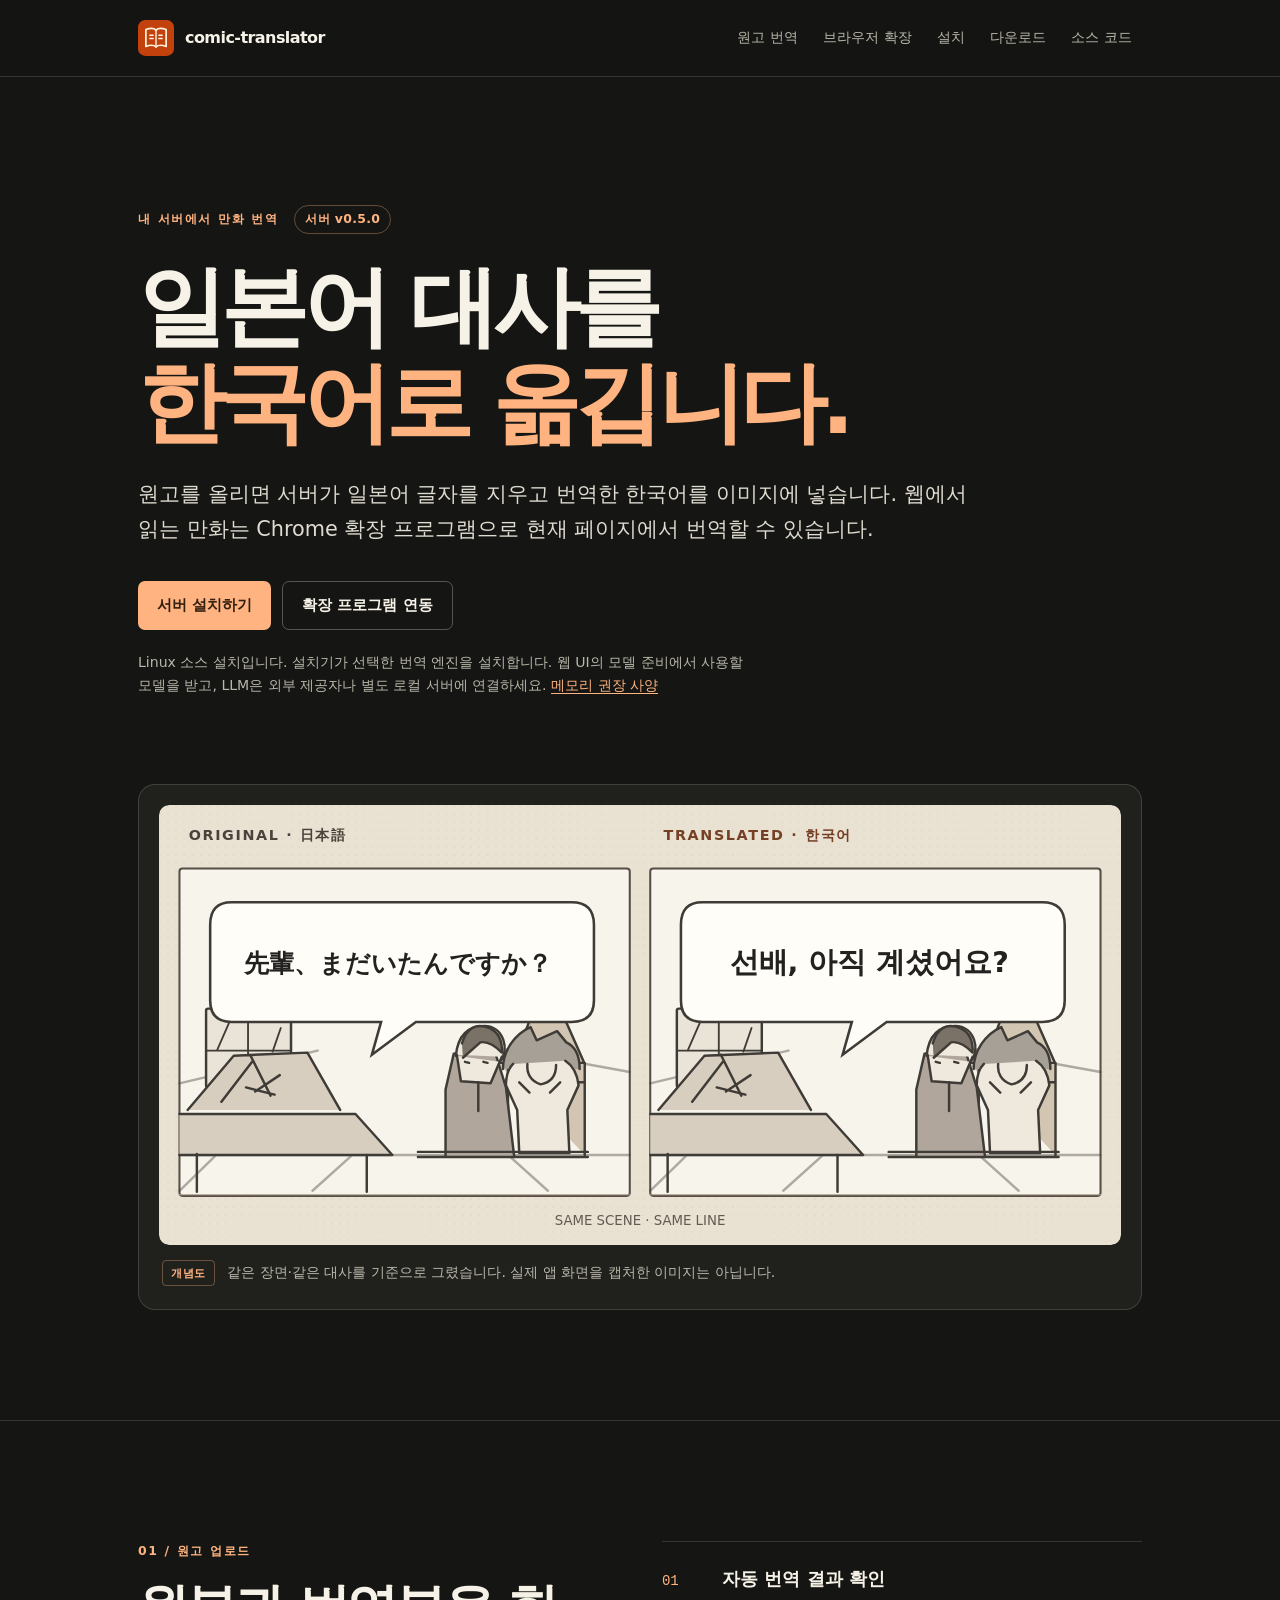
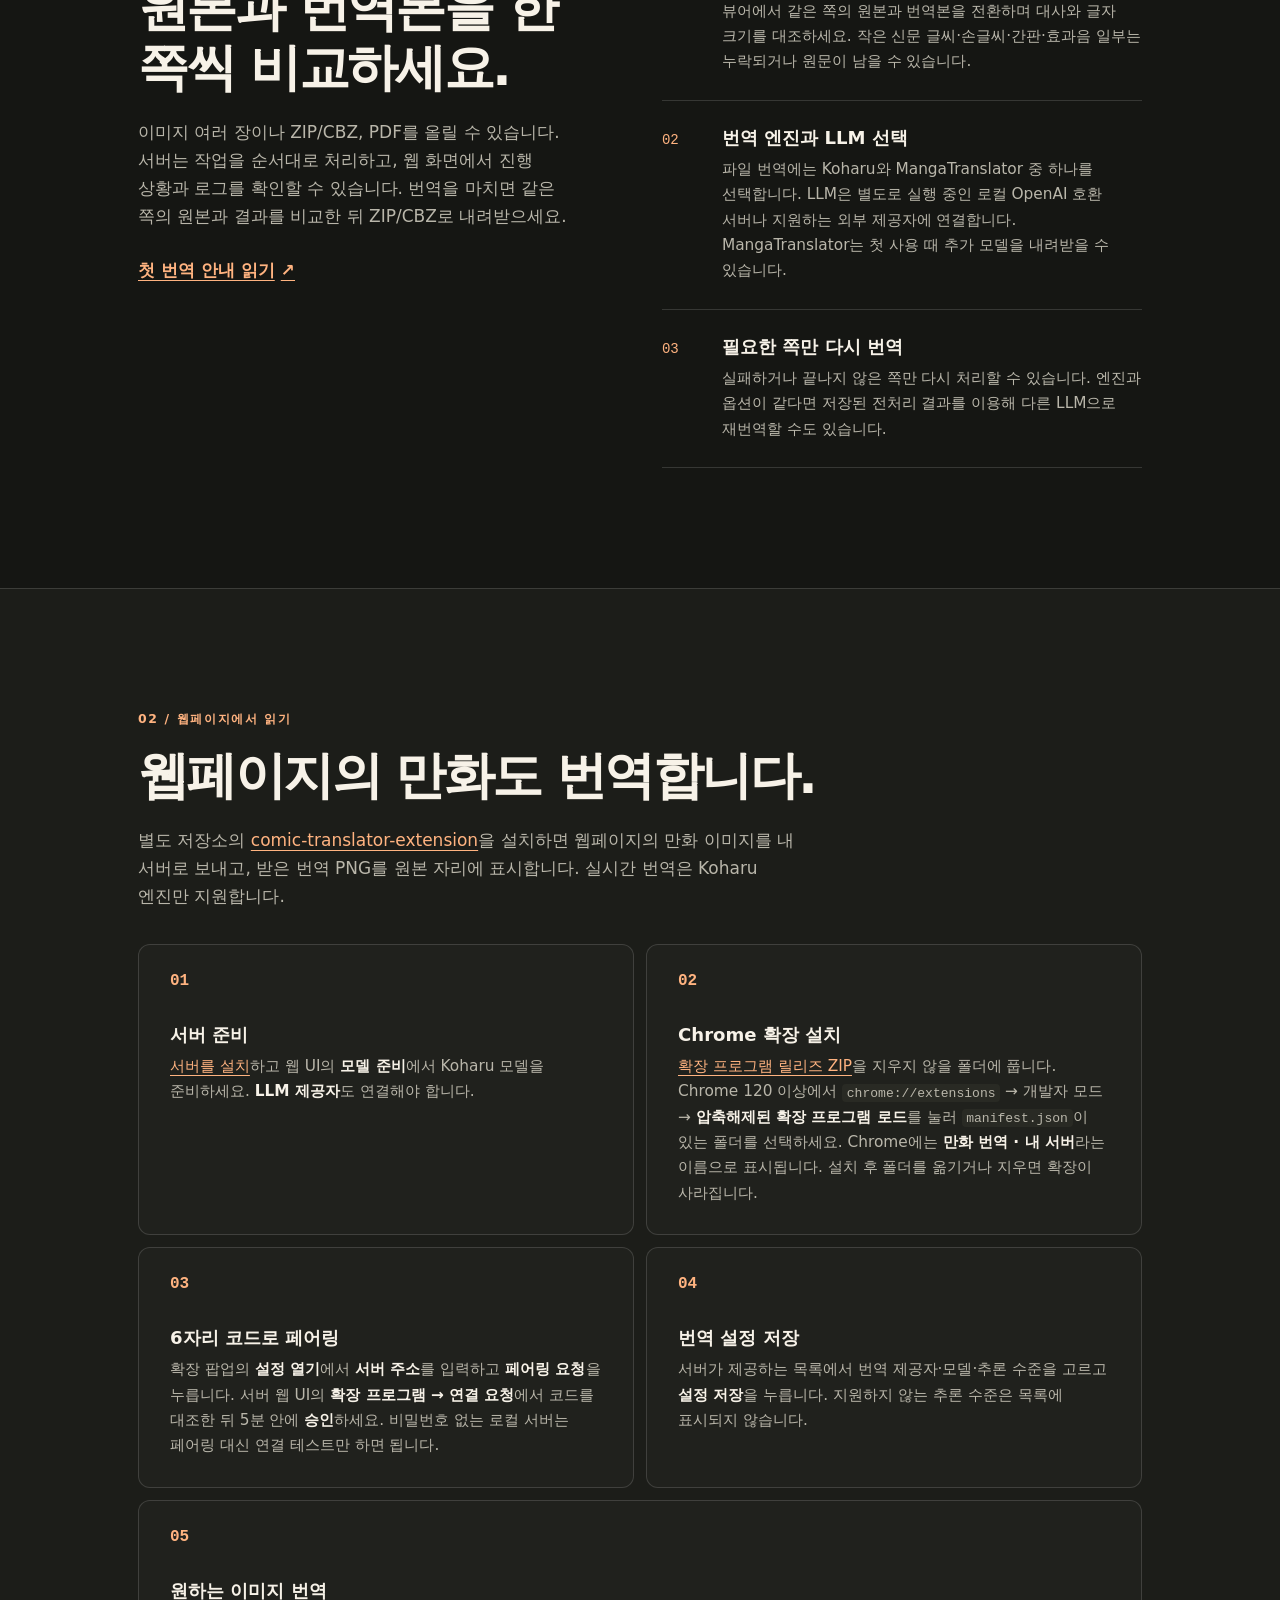
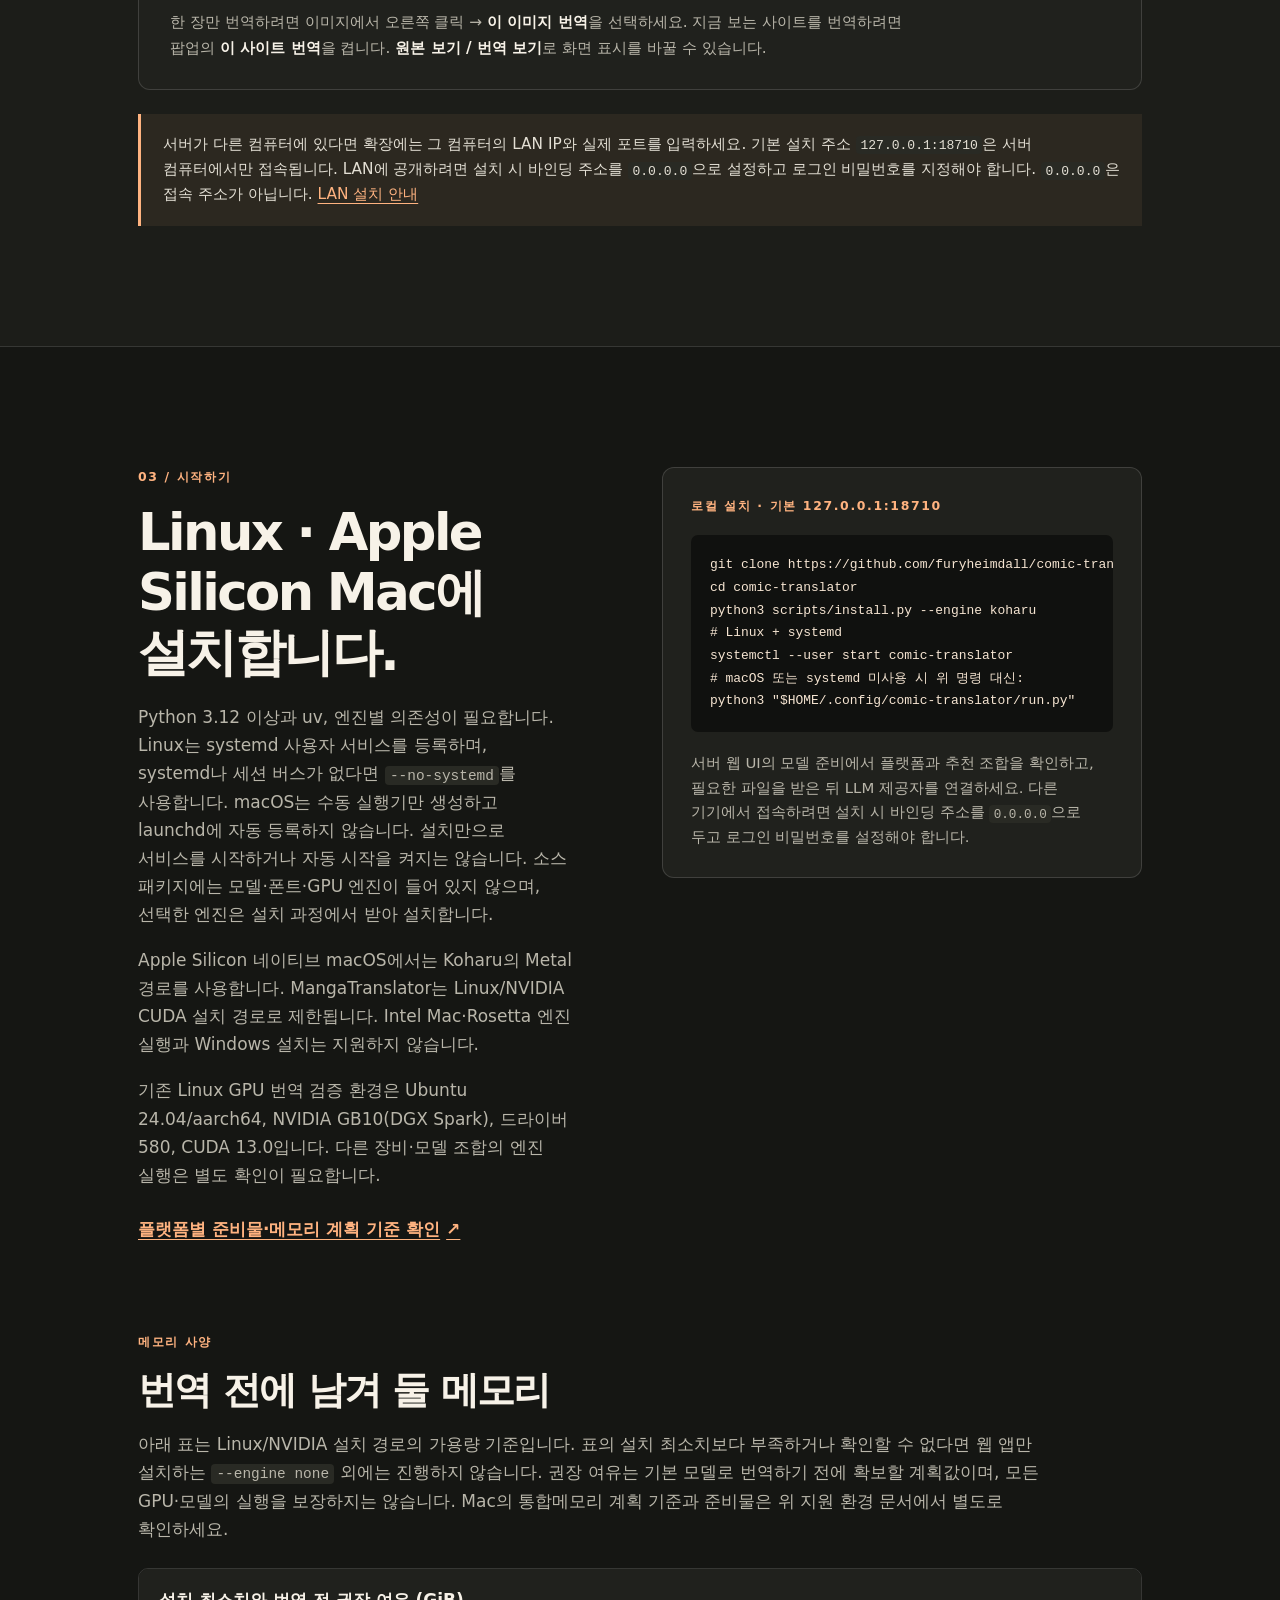
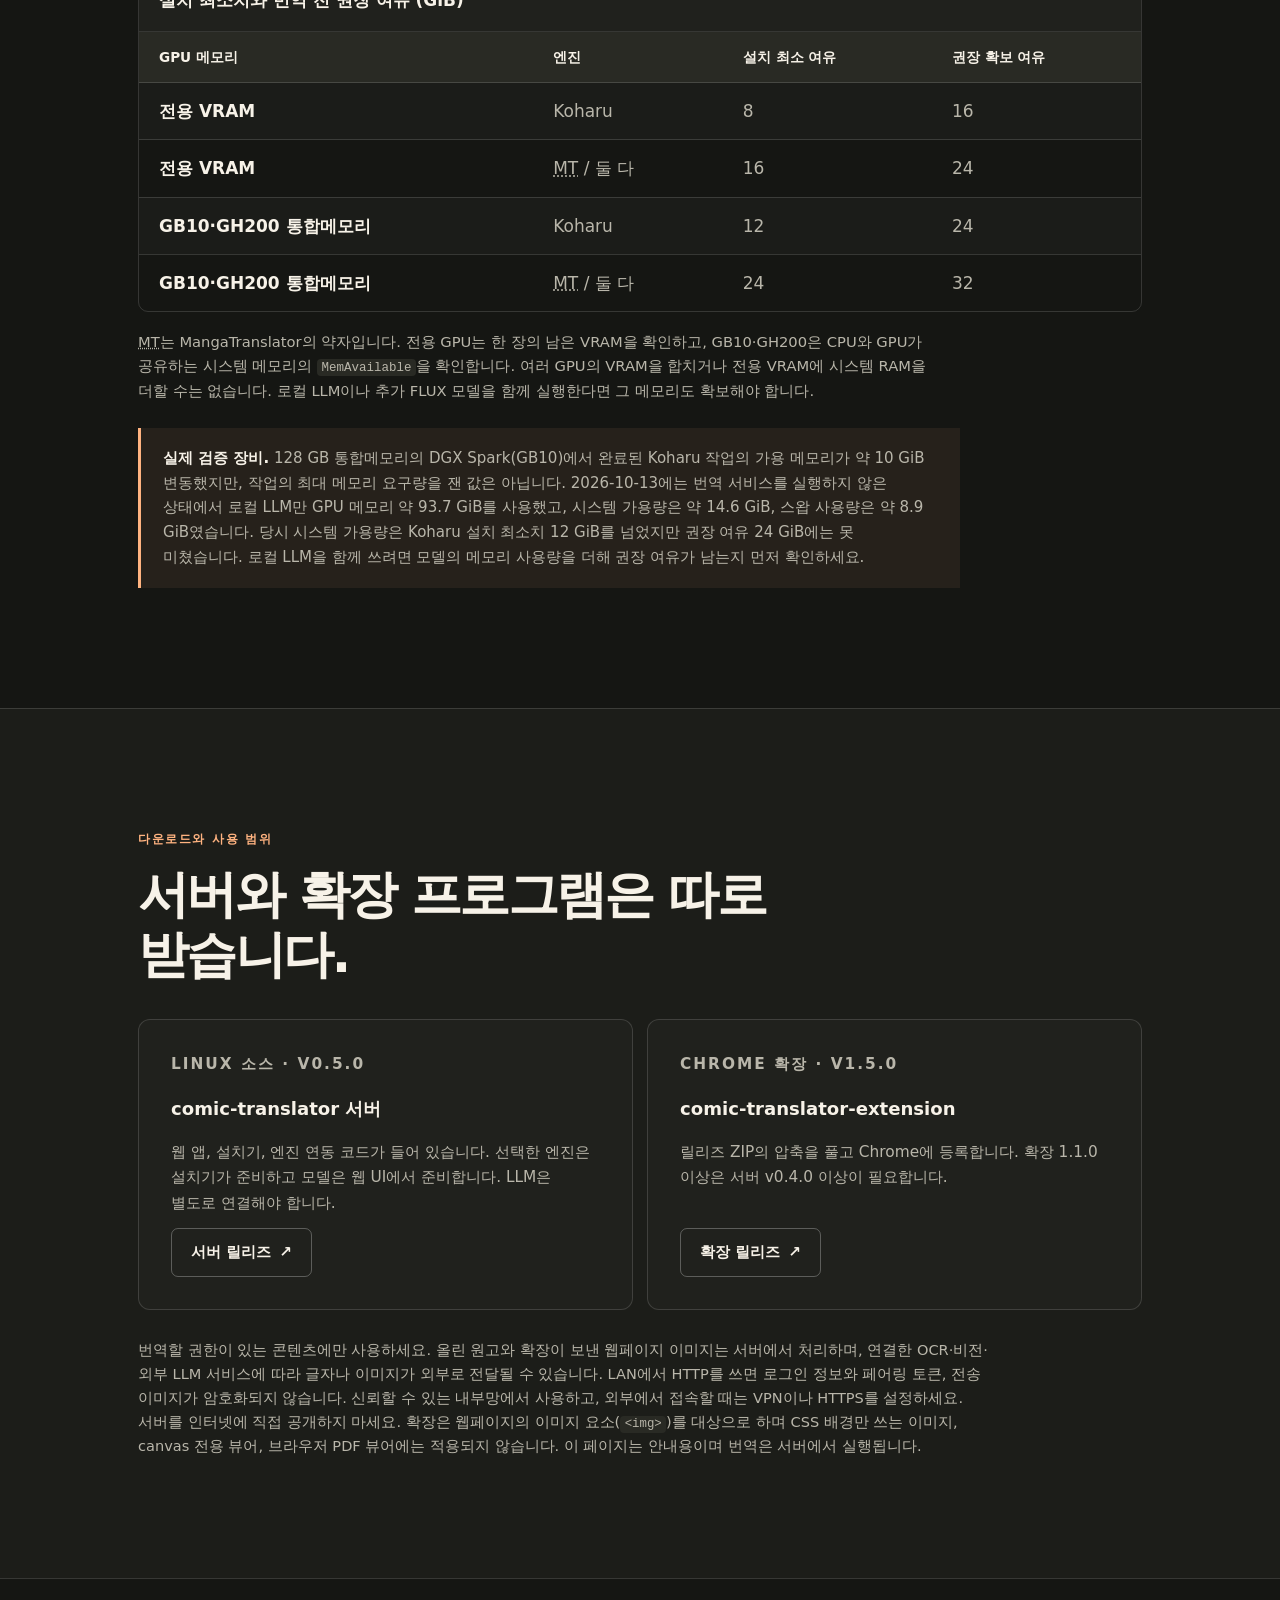
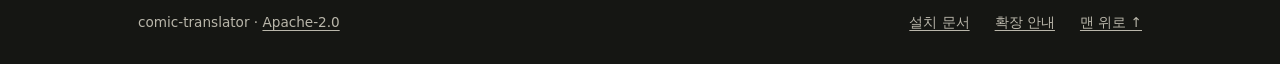
<file: site/index.html>
<!doctype html>
<html lang="ko">
<head>
  <meta charset="utf-8">
  <meta name="viewport" content="width=device-width, initial-scale=1">
  <meta name="color-scheme" content="dark">
  <meta name="theme-color" content="#151613">
  <meta name="referrer" content="strict-origin-when-cross-origin">
  <meta name="description" content="만화 속 일본어 대사를 한국어로 옮기는 개인용 서버. 원고를 올려 번역본을 확인하거나 Chrome 확장으로 웹페이지의 만화 이미지를 번역할 수 있습니다.">
  <title>comic-translator — 일본어 만화 번역</title>
  <link rel="canonical" href="https://furyheimdall.github.io/comic-translator/">
  <link rel="icon" href="assets/mark.svg" type="image/svg+xml">
  <link rel="stylesheet" href="assets/styles.css">
  <meta property="og:type" content="website">
  <meta property="og:title" content="comic-translator — 일본어 만화 번역">
  <meta property="og:description" content="내 서버에서 원고의 일본어 대사를 한국어로 옮기고, Chrome 확장으로 웹페이지의 만화 이미지도 번역합니다.">
  <meta property="og:url" content="https://furyheimdall.github.io/comic-translator/">
  <meta property="og:locale" content="ko_KR">
</head>
<body>
  <a class="skip-link" href="#main">본문으로 건너뛰기</a>
  <header class="site-header">
    <div class="container header-inner">
      <a class="brand" href="index.html" aria-label="comic-translator 첫 화면"><img src="assets/mark.svg" width="36" height="36" alt=""><span>comic-translator</span></a>
      <nav class="site-nav" aria-label="주요 메뉴">
        <a href="#files">원고 번역</a>
        <a href="#extension">브라우저 확장</a>
        <a href="#install">설치</a>
        <a href="#downloads">다운로드</a>
        <a href="https://github.com/furyheimdall/comic-translator">소스 코드</a>
      </nav>
    </div>
  </header>

  <main id="main" tabindex="-1">
    <section class="hero container" aria-labelledby="hero-title">
      <div class="hero-copy">
        <p class="eyebrow">내 서버에서 만화 번역 <span class="version">서버 v0.5.0</span></p>
        <h1 id="hero-title">일본어 대사를<br><em>한국어로 옮깁니다.</em></h1>
        <p class="lead">원고를 올리면 서버가 일본어 글자를 지우고 번역한 한국어를 이미지에 넣습니다. 웹에서 읽는 만화는 Chrome 확장 프로그램으로 현재 페이지에서 번역할 수 있습니다.</p>
        <div class="actions"><a class="button primary" href="#install">서버 설치하기</a><a class="button secondary" href="#extension">확장 프로그램 연동</a></div>
        <p class="hero-note">Linux 소스 설치입니다. 설치기가 선택한 번역 엔진을 설치합니다. 웹 UI의 모델 준비에서 사용할 모델을 받고, LLM은 외부 제공자나 별도 로컬 서버에 연결하세요. <a href="#hardware">메모리 권장 사양</a></p>
      </div>
      <figure class="comparison">
        <img src="assets/comparison.svg" width="940" height="430" alt="같은 만화 장면을 두 번 그린 개념도. 왼쪽 말풍선에는 일본어 대사 ‘先輩、まだいたんですか？’, 오른쪽 말풍선에는 그 대사의 한국어 번역 ‘선배, 아직 계셨어요?’가 들어 있다.">
        <figcaption><span class="label">개념도</span> 같은 장면·같은 대사를 기준으로 그렸습니다. 실제 앱 화면을 캡처한 이미지는 아닙니다.</figcaption>
      </figure>
    </section>

    <section class="section" id="files" aria-labelledby="files-title">
      <div class="container split">
        <div class="section-heading"><p class="kicker">01 / 원고 업로드</p><h2 id="files-title">원본과 번역본을 한 쪽씩 비교하세요.</h2><p>이미지 여러 장이나 ZIP/CBZ, PDF를 올릴 수 있습니다. 서버는 작업을 순서대로 처리하고, 웹 화면에서 진행 상황과 로그를 확인할 수 있습니다. 번역을 마치면 같은 쪽의 원본과 결과를 비교한 뒤 ZIP/CBZ로 내려받으세요.</p><a class="text-link" href="https://github.com/furyheimdall/comic-translator#%EB%AA%A8%EB%8D%B8-%EC%A4%80%EB%B9%84llm-%EC%97%B0%EA%B2%B0%EC%B2%AB-%EB%B2%88%EC%97%AD">첫 번역 안내 읽기 <span aria-hidden="true">↗</span></a></div>
        <div class="feature-stack">
          <article class="feature"><span class="feature-number">01</span><div><h3>자동 번역 결과 확인</h3><p>뷰어에서 같은 쪽의 원본과 번역본을 전환하며 대사와 글자 크기를 대조하세요. 작은 신문 글씨·손글씨·간판·효과음 일부는 누락되거나 원문이 남을 수 있습니다.</p></div></article>
          <article class="feature"><span class="feature-number">02</span><div><h3>번역 엔진과 LLM 선택</h3><p>파일 번역에는 Koharu와 MangaTranslator 중 하나를 선택합니다. LLM은 별도로 실행 중인 로컬 OpenAI 호환 서버나 지원하는 외부 제공자에 연결합니다. MangaTranslator는 첫 사용 때 추가 모델을 내려받을 수 있습니다.</p></div></article>
          <article class="feature"><span class="feature-number">03</span><div><h3>필요한 쪽만 다시 번역</h3><p>실패하거나 끝나지 않은 쪽만 다시 처리할 수 있습니다. 엔진과 옵션이 같다면 저장된 전처리 결과를 이용해 다른 LLM으로 재번역할 수도 있습니다.</p></div></article>
        </div>
      </div>
    </section>

    <section class="section section-tint" id="extension" aria-labelledby="extension-title">
      <div class="container">
        <div class="section-heading wide"><p class="kicker">02 / 웹페이지에서 읽기</p><h2 id="extension-title">웹페이지의 만화도 번역합니다.</h2><p>별도 저장소의 <a href="https://github.com/furyheimdall/comic-translator-extension">comic-translator-extension</a>을 설치하면 웹페이지의 만화 이미지를 내 서버로 보내고, 받은 번역 PNG를 원본 자리에 표시합니다. 실시간 번역은 Koharu 엔진만 지원합니다.</p></div>
        <ol class="steps">
          <li><h3>서버 준비</h3><p><a href="#install">서버를 설치</a>하고 웹 UI의 <strong>모델 준비</strong>에서 Koharu 모델을 준비하세요. <strong>LLM 제공자</strong>도 연결해야 합니다.</p></li>
          <li><h3>Chrome 확장 설치</h3><p><a href="https://github.com/furyheimdall/comic-translator-extension/releases">확장 프로그램 릴리즈 ZIP</a>을 지우지 않을 폴더에 풉니다. Chrome 120 이상에서 <code>chrome://extensions</code> → 개발자 모드 → <strong>압축해제된 확장 프로그램 로드</strong>를 눌러 <code>manifest.json</code>이 있는 폴더를 선택하세요. Chrome에는 <strong>만화 번역 · 내 서버</strong>라는 이름으로 표시됩니다. 설치 후 폴더를 옮기거나 지우면 확장이 사라집니다.</p></li>
          <li><h3>6자리 코드로 페어링</h3><p>확장 팝업의 <strong>설정 열기</strong>에서 <strong>서버 주소</strong>를 입력하고 <strong>페어링 요청</strong>을 누릅니다. 서버 웹 UI의 <strong>확장 프로그램 → 연결 요청</strong>에서 코드를 대조한 뒤 5분 안에 <strong>승인</strong>하세요. 비밀번호 없는 로컬 서버는 페어링 대신 연결 테스트만 하면 됩니다.</p></li>
          <li><h3>번역 설정 저장</h3><p>서버가 제공하는 목록에서 번역 제공자·모델·추론 수준을 고르고 <strong>설정 저장</strong>을 누릅니다. 지원하지 않는 추론 수준은 목록에 표시되지 않습니다.</p></li>
          <li><h3>원하는 이미지 번역</h3><p>한 장만 번역하려면 이미지에서 오른쪽 클릭 → <strong>이 이미지 번역</strong>을 선택하세요. 지금 보는 사이트를 번역하려면 팝업의 <strong>이 사이트 번역</strong>을 켭니다. <strong>원본 보기 / 번역 보기</strong>로 화면 표시를 바꿀 수 있습니다.</p></li>
        </ol>
        <p class="callout">서버가 다른 컴퓨터에 있다면 확장에는 그 컴퓨터의 LAN IP와 실제 포트를 입력하세요. 기본 설치 주소 <code>127.0.0.1:18710</code>은 서버 컴퓨터에서만 접속됩니다. LAN에 공개하려면 설치 시 바인딩 주소를 <code>0.0.0.0</code>으로 설정하고 로그인 비밀번호를 지정해야 합니다. <code>0.0.0.0</code>은 접속 주소가 아닙니다. <a href="https://github.com/furyheimdall/comic-translator#%EC%84%A4%EC%B9%98-%ED%8C%8C%EB%9D%BC%EB%AF%B8%ED%84%B0">LAN 설치 안내</a></p>
      </div>
    </section>

    <section class="section" id="install" aria-labelledby="install-title">
      <div class="container split">
        <div class="section-heading"><p class="kicker">03 / 시작하기</p><h2 id="install-title">Linux · Apple Silicon Mac에 설치합니다.</h2><p>Python 3.12 이상과 uv, 엔진별 의존성이 필요합니다. Linux는 systemd 사용자 서비스를 등록하며, systemd나 세션 버스가 없다면 <code>--no-systemd</code>를 사용합니다. macOS는 수동 실행기만 생성하고 launchd에 자동 등록하지 않습니다. 설치만으로 서비스를 시작하거나 자동 시작을 켜지는 않습니다. 소스 패키지에는 모델·폰트·GPU 엔진이 들어 있지 않으며, 선택한 엔진은 설치 과정에서 받아 설치합니다.</p><p>Apple Silicon 네이티브 macOS에서는 Koharu의 Metal 경로를 사용합니다. MangaTranslator는 Linux/NVIDIA CUDA 설치 경로로 제한됩니다. Intel Mac·Rosetta 엔진 실행과 Windows 설치는 지원하지 않습니다.</p><p>기존 Linux GPU 번역 검증 환경은 Ubuntu 24.04/aarch64, NVIDIA GB10(DGX Spark), 드라이버 580, CUDA 13.0입니다. 다른 장비·모델 조합의 엔진 실행은 별도 확인이 필요합니다.</p><a class="text-link" href="https://github.com/furyheimdall/comic-translator#%EC%A7%80%EC%9B%90-%ED%99%98%EA%B2%BD%EA%B3%BC-%EC%A4%80%EB%B9%84%EB%AC%BC">플랫폼별 준비물·메모리 계획 기준 확인 <span aria-hidden="true">↗</span></a></div>
        <div class="install-panel"><p class="panel-label">로컬 설치 · 기본 127.0.0.1:18710</p><pre><code>git clone https://github.com/furyheimdall/comic-translator.git
cd comic-translator
python3 scripts/install.py --engine koharu
# Linux + systemd
systemctl --user start comic-translator
# macOS 또는 systemd 미사용 시 위 명령 대신:
python3 "$HOME/.config/comic-translator/run.py"</code></pre><p>서버 웹 UI의 모델 준비에서 플랫폼과 추천 조합을 확인하고, 필요한 파일을 받은 뒤 LLM 제공자를 연결하세요. 다른 기기에서 접속하려면 설치 시 바인딩 주소를 <code>0.0.0.0</code>으로 두고 로그인 비밀번호를 설정해야 합니다.</p></div>
      </div>
      <div class="container hardware" id="hardware" aria-labelledby="hardware-title">
        <p class="kicker">메모리 사양</p>
        <h3 id="hardware-title">번역 전에 남겨 둘 메모리</h3>
        <p>아래 표는 Linux/NVIDIA 설치 경로의 가용량 기준입니다. 표의 설치 최소치보다 부족하거나 확인할 수 없다면 웹 앱만 설치하는 <code>--engine none</code> 외에는 진행하지 않습니다. 권장 여유는 기본 모델로 번역하기 전에 확보할 계획값이며, 모든 GPU·모델의 실행을 보장하지는 않습니다. Mac의 통합메모리 계획 기준과 준비물은 위 지원 환경 문서에서 별도로 확인하세요.</p>
        <div class="table-scroll">
          <table class="spec-table">
            <caption>설치 최소치와 번역 전 권장 여유 (GiB)</caption>
            <thead><tr><th scope="col">GPU 메모리</th><th scope="col">엔진</th><th scope="col">설치 최소 여유</th><th scope="col">권장 확보 여유</th></tr></thead>
            <tbody>
              <tr><th scope="row">전용 VRAM</th><td>Koharu</td><td>8</td><td>16</td></tr>
              <tr><th scope="row">전용 VRAM</th><td><abbr title="MangaTranslator">MT</abbr> / 둘 다</td><td>16</td><td>24</td></tr>
              <tr><th scope="row">GB10·GH200 통합메모리</th><td>Koharu</td><td>12</td><td>24</td></tr>
              <tr><th scope="row">GB10·GH200 통합메모리</th><td><abbr title="MangaTranslator">MT</abbr> / 둘 다</td><td>24</td><td>32</td></tr>
            </tbody>
          </table>
        </div>
        <p class="hardware-note"><abbr title="MangaTranslator">MT</abbr>는 MangaTranslator의 약자입니다. 전용 GPU는 한 장의 남은 VRAM을 확인하고, GB10·GH200은 CPU와 GPU가 공유하는 시스템 메모리의 <code>MemAvailable</code>을 확인합니다. 여러 GPU의 VRAM을 합치거나 전용 VRAM에 시스템 RAM을 더할 수는 없습니다. 로컬 LLM이나 추가 FLUX 모델을 함께 실행한다면 그 메모리도 확보해야 합니다.</p>
        <p class="hardware-measured"><strong>실제 검증 장비.</strong> 128 GB 통합메모리의 DGX Spark(GB10)에서 완료된 Koharu 작업의 가용 메모리가 약 10 GiB 변동했지만, 작업의 최대 메모리 요구량을 잰 값은 아닙니다. 2026-10-13에는 번역 서비스를 실행하지 않은 상태에서 로컬 LLM만 GPU 메모리 약 93.7 GiB를 사용했고, 시스템 가용량은 약 14.6 GiB, 스왑 사용량은 약 8.9 GiB였습니다. 당시 시스템 가용량은 Koharu 설치 최소치 12 GiB를 넘었지만 권장 여유 24 GiB에는 못 미쳤습니다. 로컬 LLM을 함께 쓰려면 모델의 메모리 사용량을 더해 권장 여유가 남는지 먼저 확인하세요.</p>
      </div>
    </section>

    <section class="section section-tint" id="downloads" aria-labelledby="downloads-title">
      <div class="container">
        <div class="section-heading wide"><p class="kicker">다운로드와 사용 범위</p><h2 id="downloads-title">서버와 확장 프로그램은 따로 받습니다.</h2></div>
        <div class="download-grid">
          <article class="download-card"><p class="card-type">Linux 소스 · v0.5.0</p><h3>comic-translator 서버</h3><p>웹 앱, 설치기, 엔진 연동 코드가 들어 있습니다. 선택한 엔진은 설치기가 준비하고 모델은 웹 UI에서 준비합니다. LLM은 별도로 연결해야 합니다.</p><a class="button secondary" href="https://github.com/furyheimdall/comic-translator/releases">서버 릴리즈 <span aria-hidden="true">↗</span></a></article>
          <article class="download-card"><p class="card-type">Chrome 확장 · v1.5.0</p><h3>comic-translator-extension</h3><p>릴리즈 ZIP의 압축을 풀고 Chrome에 등록합니다. 확장 1.1.0 이상은 서버 v0.4.0 이상이 필요합니다.</p><a class="button secondary" href="https://github.com/furyheimdall/comic-translator-extension/releases">확장 릴리즈 <span aria-hidden="true">↗</span></a></article>
        </div>
        <p class="fine-print">번역할 권한이 있는 콘텐츠에만 사용하세요. 올린 원고와 확장이 보낸 웹페이지 이미지는 서버에서 처리하며, 연결한 OCR·비전·외부 LLM 서비스에 따라 글자나 이미지가 외부로 전달될 수 있습니다. LAN에서 HTTP를 쓰면 로그인 정보와 페어링 토큰, 전송 이미지가 암호화되지 않습니다. 신뢰할 수 있는 내부망에서 사용하고, 외부에서 접속할 때는 VPN이나 HTTPS를 설정하세요. 서버를 인터넷에 직접 공개하지 마세요. 확장은 웹페이지의 이미지 요소(<code>&lt;img&gt;</code>)를 대상으로 하며 CSS 배경만 쓰는 이미지, canvas 전용 뷰어, 브라우저 PDF 뷰어에는 적용되지 않습니다. 이 페이지는 안내용이며 번역은 서버에서 실행됩니다.</p>
      </div>
    </section>
  </main>
  <footer class="footer"><div class="container footer-inner"><span>comic-translator · <a href="https://github.com/furyheimdall/comic-translator/blob/main/LICENSE">Apache-2.0</a></span><div><a href="https://github.com/furyheimdall/comic-translator#readme">설치 문서</a><a href="https://github.com/furyheimdall/comic-translator-extension#readme">확장 안내</a><a href="#main">맨 위로 ↑</a></div></div></footer>
</body>
</html>
</file>
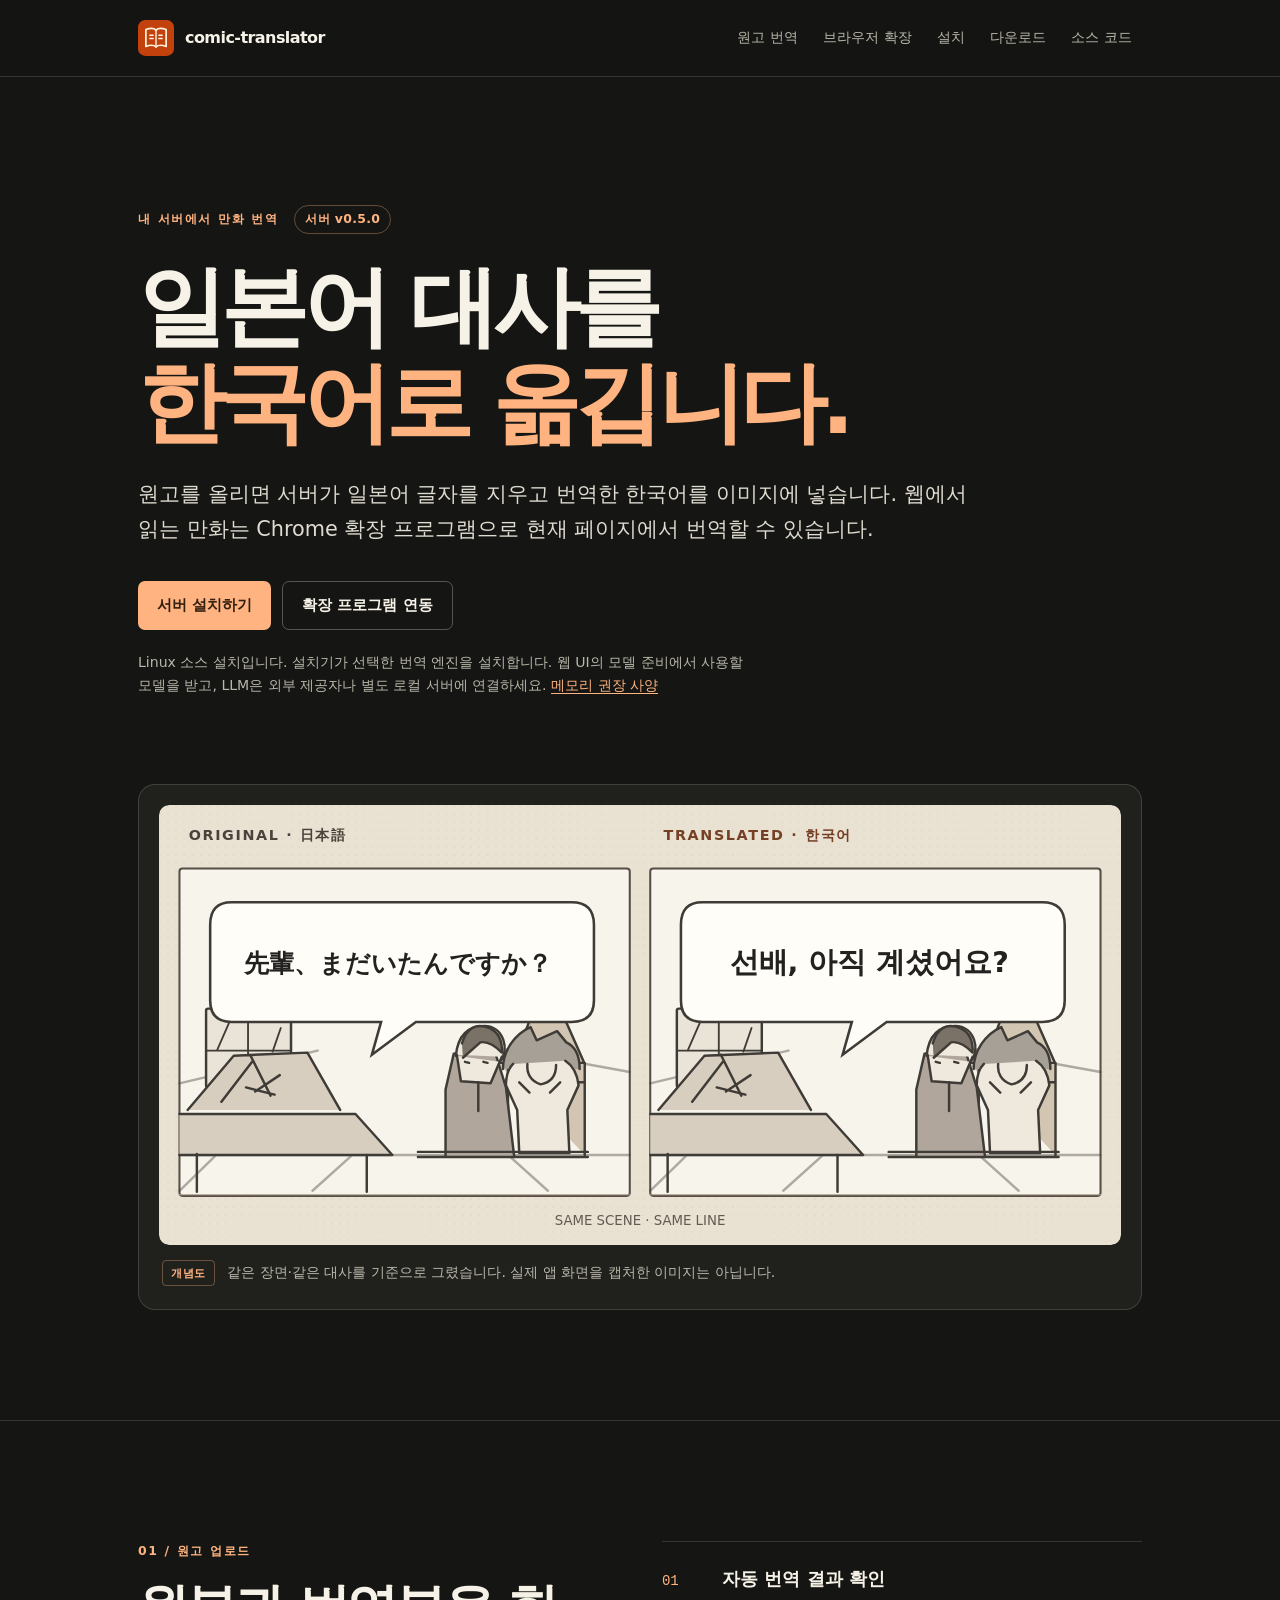
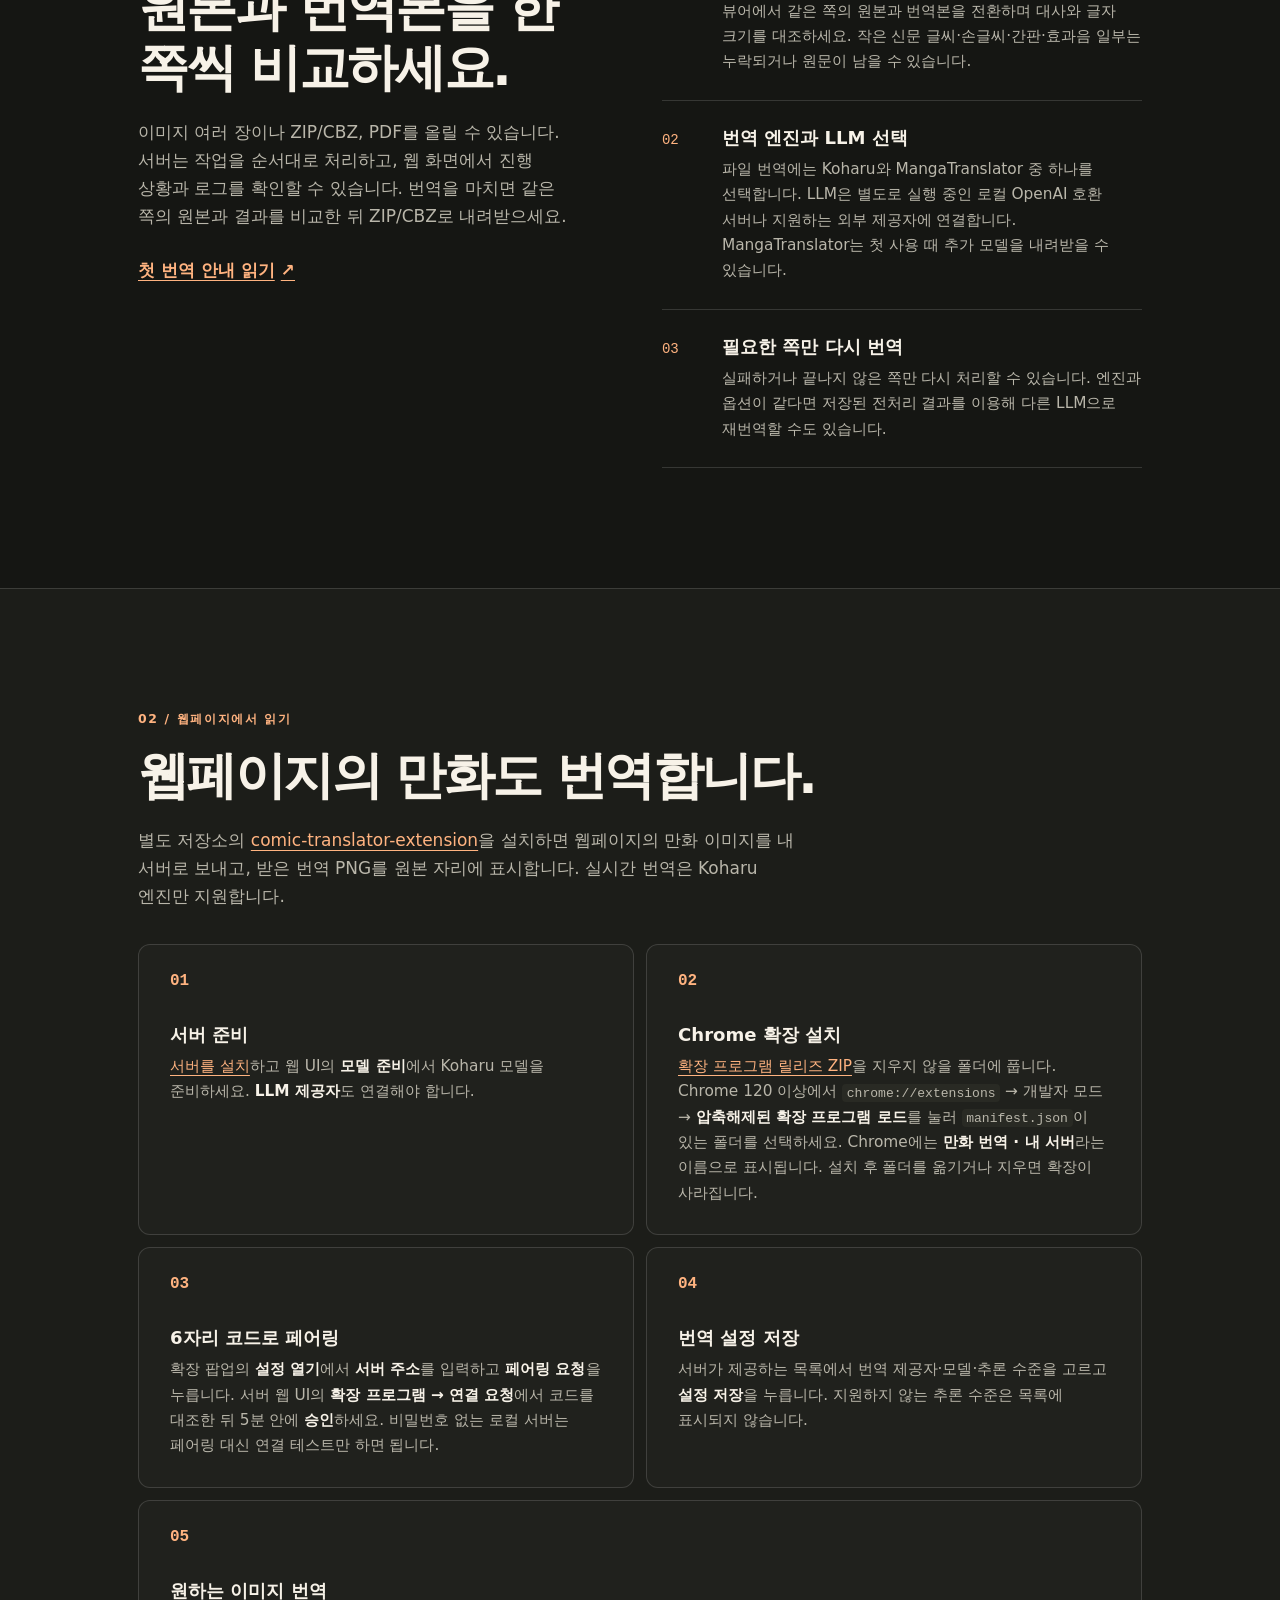
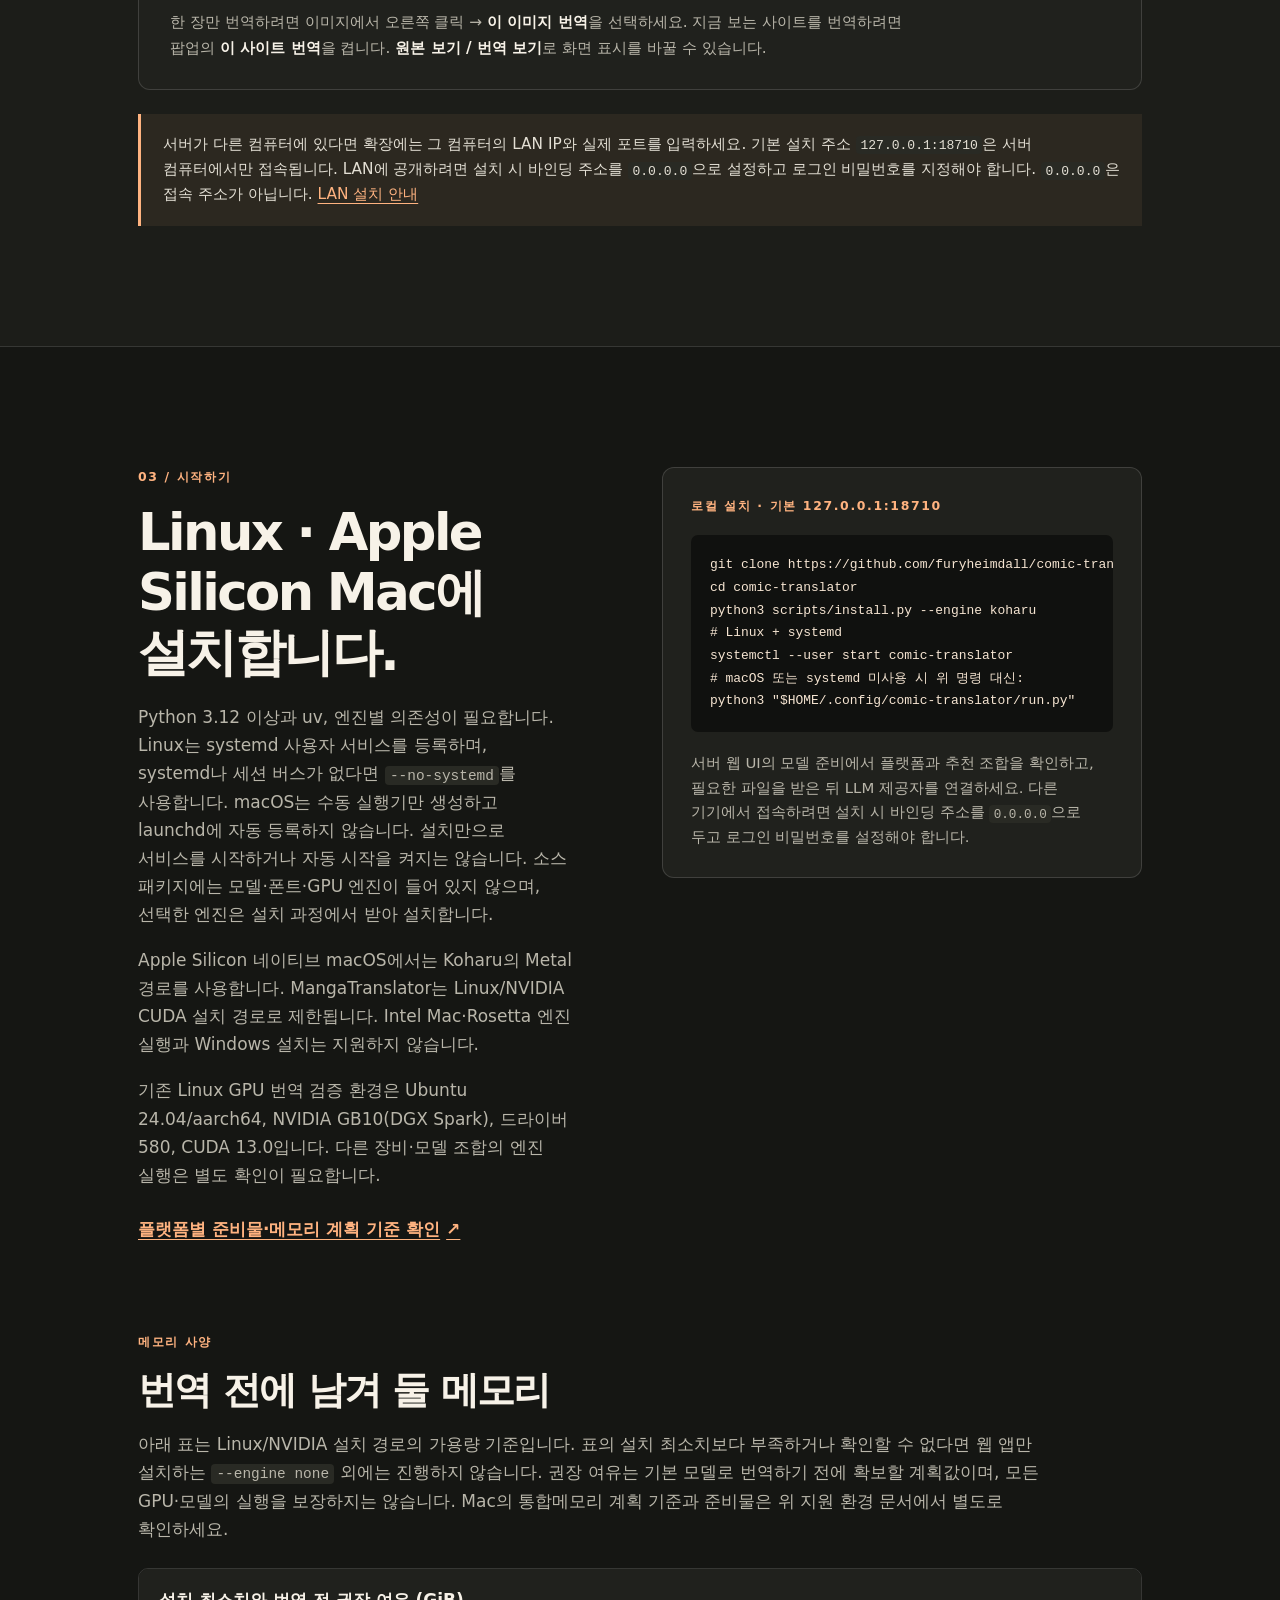
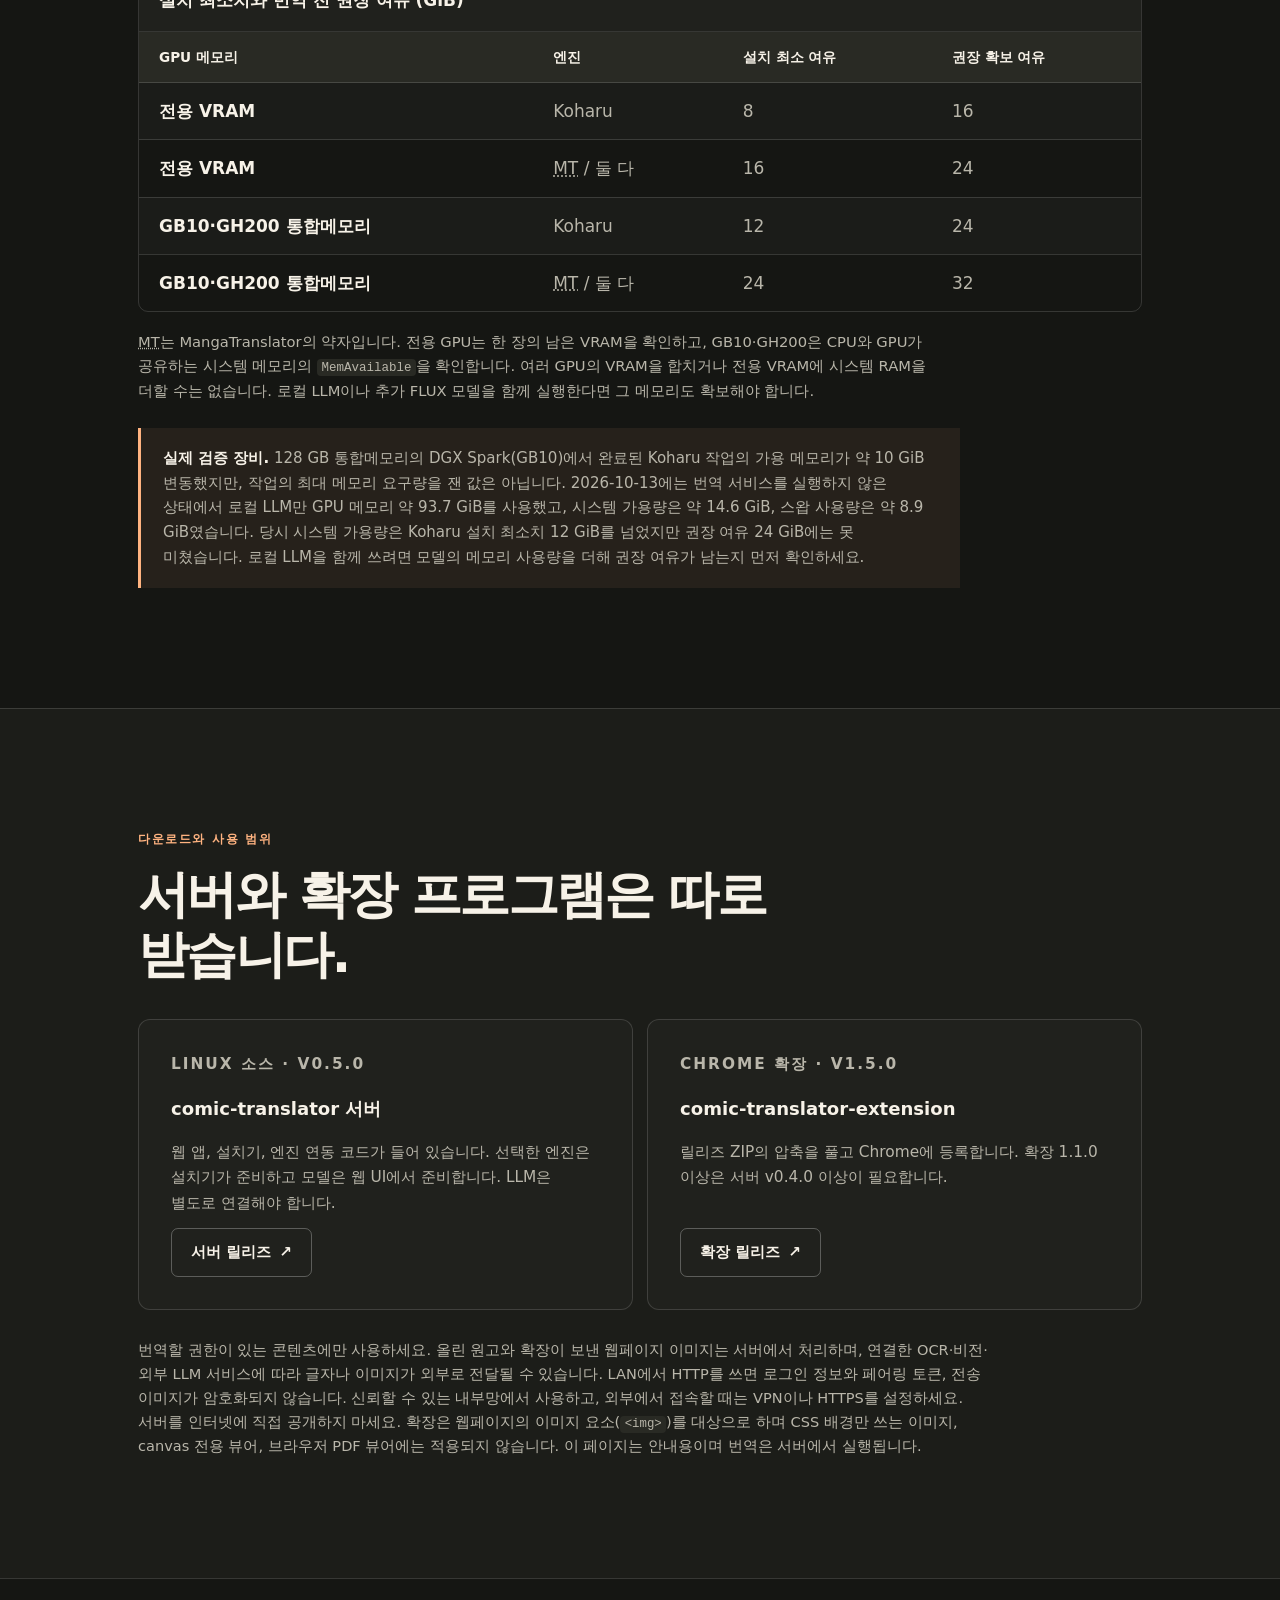
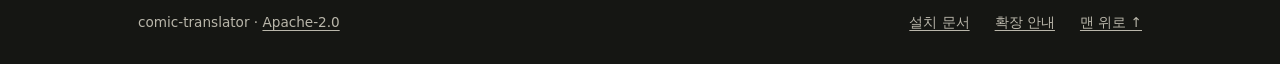
<file: site/ko/index.html>
<!doctype html>
<html lang="ko">
<head>
  <meta charset="utf-8">
  <meta name="viewport" content="width=device-width, initial-scale=1">
  <meta name="robots" content="noindex">
  <link rel="canonical" href="https://furyheimdall.github.io/comic-translator/">
  <meta http-equiv="refresh" content="0; url=../">
  <title>comic-translator 소개 페이지로 이동</title>
</head>
<body>
  <p><a href="../">comic-translator 소개 페이지</a>로 이동합니다.</p>
</body>
</html>
</file>
<file: site/assets/styles.css>
/* Static introduction site. No fonts, scripts, tracking, or runtime assets are loaded. */
:root {
  color-scheme: dark;
  --background: #151613;
  --surface: #20211d;
  --raised: #292a24;
  --text: #f7f2e8;
  --muted: #b9b6aa;
  --accent: #ffb380;
  --accent-hover: #ffd1ac;
  --accent-ink: #33200f;
  --line: #ffffff24;
  --focus: #ffe4bd;
  --container: 1100px;
  --gutter: clamp(20px, 5vw, 48px);
  font-family: system-ui, -apple-system, "Segoe UI", "Noto Sans KR", "Malgun Gothic", sans-serif;
}
* { box-sizing: border-box; }
html { scroll-padding-top: 110px; -webkit-text-size-adjust: 100%; text-size-adjust: 100%; }
@media (prefers-reduced-motion: no-preference) { html { scroll-behavior: smooth; } }
body { margin: 0; background: var(--background); color: var(--text); line-height: 1.65; font-size: 1.0625rem; }
html:lang(ko) { word-break: keep-all; overflow-wrap: anywhere; }
a { color: var(--accent); text-underline-offset: .23em; }
a:hover { color: var(--accent-hover); }
:focus-visible { outline: 3px solid var(--focus); outline-offset: 4px; border-radius: 4px; }
img { display: block; max-width: 100%; height: auto; }
strong { font-weight: 650; color: var(--text); }
code, pre { font-family: ui-monospace, "Cascadia Code", Consolas, "Noto Sans Mono CJK KR", monospace; }
code { font-size: .85em; background: var(--raised); border-radius: 4px; padding: .12em .35em; overflow-wrap: anywhere; }
pre code { background: none; padding: 0; font-size: inherit; }
.container { width: min(100%, var(--container)); padding-inline: var(--gutter); margin-inline: auto; }
.skip-link { position: absolute; z-index: 100; top: -90px; left: 16px; padding: 12px 18px; border-radius: 5px; background: var(--accent); color: var(--accent-ink); font-weight: 700; }
.skip-link:focus { top: 12px; color: var(--accent-ink); }

.site-header { position: sticky; top: 0; z-index: 20; background: #151613f0; border-bottom: 1px solid var(--line); backdrop-filter: blur(14px); }
.header-inner { min-height: 76px; display: flex; align-items: center; gap: 24px; }
.brand { display: inline-flex; flex: none; align-items: center; gap: 11px; min-height: 48px; font-size: 1rem; font-weight: 750; letter-spacing: -.035em; color: var(--text); text-decoration: none; white-space: nowrap; }
.brand:hover { color: var(--text); }
.brand img { flex: none; width: 36px; height: 36px; }
.site-nav { display: flex; align-items: center; gap: 5px; margin-left: auto; }
.site-nav a { display: inline-flex; align-items: center; min-height: 44px; border-radius: 6px; padding: 7px 10px; color: var(--muted); text-decoration: none; white-space: nowrap; font-size: .88rem; font-weight: 550; }
.site-nav a:hover { background: var(--surface); color: var(--text); }

.hero { padding-top: clamp(72px, 10vw, 130px); padding-bottom: clamp(78px, 9vw, 110px); }
.hero-copy { max-width: 860px; }
.eyebrow, .kicker, .panel-label, .card-type { margin: 0; color: var(--accent); text-transform: uppercase; letter-spacing: .13em; font-size: .78rem; font-weight: 750; }
.version { display: inline-block; margin-left: 10px; padding: 3px 10px; border: 1px solid #ffb38055; border-radius: 100px; letter-spacing: .025em; text-transform: none; white-space: nowrap; }
h1, h2, h3, p { overflow-wrap: anywhere; }
h1 { max-width: 19ch; margin: 25px 0 25px; font-size: clamp(2.85rem, 7vw, 5.5rem); line-height: 1.1; letter-spacing: -.065em; font-weight: 780; }
h1 em { color: var(--accent); font-style: normal; }
.lead { max-width: 69ch; margin: 0; color: #e0dbd0; font-size: clamp(1.08rem, 1.8vw, 1.3rem); line-height: 1.68; }
.actions { display: flex; flex-wrap: wrap; gap: 11px; margin-top: 34px; }
.button { display: inline-flex; align-items: center; justify-content: center; gap: 8px; min-height: 49px; padding: 10px 19px; border-radius: 7px; text-align: center; text-decoration: none; font-size: .94rem; font-weight: 700; }
.button.primary { background: var(--accent); color: var(--accent-ink); }
.button.primary:hover { background: var(--accent-hover); color: var(--accent-ink); }
.button.secondary { border: 1px solid #ffffff45; color: var(--text); }
.button.secondary:hover { border-color: var(--accent); background: var(--raised); color: var(--text); }
.hero-note { max-width: 70ch; margin: 21px 0 0; color: var(--muted); font-size: .88rem; }
.comparison { margin: clamp(48px, 7vw, 86px) 0 0; padding: clamp(10px, 2vw, 20px); border: 1px solid var(--line); border-radius: 17px; background: var(--surface); }
.comparison img { width: 100%; border-radius: 9px; }
.comparison figcaption { display: flex; align-items: baseline; gap: 12px; padding: 15px 3px 3px; color: var(--muted); font-size: .88rem; }
.label { flex: none; padding: 3px 8px; border: 1px solid #ffb38055; border-radius: 4px; color: var(--accent); font-size: .71rem; font-weight: 700; text-transform: uppercase; letter-spacing: .06em; }

.section { padding-block: clamp(78px, 10vw, 120px); border-top: 1px solid var(--line); }
.section-tint { background: #1c1d19; }
.split { display: grid; grid-template-columns: minmax(0, .95fr) minmax(0, 1.05fr); gap: clamp(36px, 7vw, 100px); align-items: start; }
.section-heading h2 { max-width: 18ch; margin: 16px 0 20px; font-size: clamp(2rem, 4vw, 3.35rem); line-height: 1.17; letter-spacing: -.05em; }
.section-heading > p:not(.kicker) { max-width: 62ch; margin: 0 0 18px; color: var(--muted); }
.section-heading.wide { max-width: 850px; margin-bottom: 34px; }
.section-heading.wide h2 { max-width: none; }
.text-link { display: inline-flex; align-items: baseline; gap: 6px; font-weight: 650; margin-top: 8px; }
.feature-stack { border-top: 1px solid var(--line); }
.feature { display: grid; grid-template-columns: 46px minmax(0, 1fr); gap: 14px; padding: 25px 0; border-bottom: 1px solid var(--line); }
.feature-number { padding-top: 3px; color: var(--accent); font-family: ui-monospace, monospace; font-size: .88rem; }
.feature h3, .steps h3, .download-card h3 { margin: 0 0 7px; font-size: 1.13rem; line-height: 1.35; }
.feature p, .steps p, .download-card p { margin: 0; color: var(--muted); font-size: .96rem; }

.steps { counter-reset: steps; display: grid; grid-template-columns: repeat(2, minmax(0, 1fr)); gap: 12px; list-style: none; margin: 0; padding: 0; }
.steps li { position: relative; min-width: 0; padding: 78px clamp(19px, 2.8vw, 31px) 28px; border: 1px solid var(--line); border-radius: 12px; background: var(--surface); counter-increment: steps; }
.steps li::before { content: counter(steps, decimal-leading-zero); position: absolute; top: 23px; left: clamp(19px, 2.8vw, 31px); color: var(--accent); font-family: ui-monospace, monospace; font-size: 1rem; font-weight: 700; }
.steps li:last-child { grid-column: 1 / -1; }
.steps li:last-child p { max-width: 78ch; }
.callout { margin: 24px 0 0; padding: 18px 22px; border-left: 3px solid var(--accent); background: #ffb38012; color: #e3dfd4; font-size: .96rem; }
.install-panel { min-width: 0; padding: clamp(18px, 3vw, 28px); border: 1px solid var(--line); border-radius: 12px; background: var(--surface); }
.install-panel pre { max-width: 100%; overflow-x: auto; margin: 19px 0; padding: 19px; border-radius: 7px; background: #10110f; color: #f6e5d2; font-size: .81rem; line-height: 1.75; }
.install-panel > p:last-child { margin: 0; color: var(--muted); font-size: .93rem; }
.hardware { margin-top: clamp(55px, 7vw, 90px); }
.hardware h3 { max-width: 24ch; margin: 14px 0 15px; font-size: clamp(1.7rem, 3vw, 2.55rem); line-height: 1.2; letter-spacing: -.04em; }
.hardware > p:not(.kicker) { max-width: 86ch; color: var(--muted); }
.table-scroll { margin-top: 25px; overflow-x: auto; border: 1px solid var(--line); border-radius: 10px; }
.spec-table { width: 100%; min-width: 590px; border-collapse: collapse; text-align: left; font-variant-numeric: tabular-nums; }
.spec-table caption { padding: 17px 20px; background: var(--surface); color: var(--text); text-align: left; font-weight: 650; }
.spec-table th, .spec-table td { padding: 14px 20px; border-top: 1px solid var(--line); }
.spec-table thead { background: var(--raised); color: var(--text); font-size: .85rem; }
.spec-table tbody th { color: var(--text); font-weight: 600; }
.spec-table tbody td { color: var(--muted); }
.spec-table tbody tr:nth-child(odd) { background: #ffffff07; }
.hardware .hardware-note { margin: 18px 0 0; font-size: .92rem; }
.hardware .hardware-measured { margin: 25px 0 0; padding: 18px 22px; border-left: 3px solid var(--accent); background: #ffb38012; font-size: .94rem; }
.download-grid { display: grid; grid-template-columns: repeat(2, minmax(0, 1fr)); gap: 14px; }
.download-card { display: flex; flex-direction: column; align-items: flex-start; gap: 12px; min-width: 0; padding: clamp(21px, 3vw, 32px); border: 1px solid var(--line); border-radius: 12px; background: var(--surface); }
.download-card .card-type { margin-bottom: 7px; }
.download-card .button { margin-top: auto; }
.fine-print { max-width: 94ch; margin: 28px 0 0; color: var(--muted); font-size: .91rem; }
.footer { border-top: 1px solid var(--line); padding-block: 32px; color: var(--muted); font-size: .85rem; }
.footer-inner, .footer-inner > div { display: flex; justify-content: space-between; gap: 14px 25px; flex-wrap: wrap; }
.footer a { color: var(--muted); }
.footer a:hover { color: var(--accent); }
@media (max-width: 980px) {
  .header-inner { flex-wrap: wrap; gap: 0 16px; padding-top: 7px; }
  .site-nav { order: 3; flex-basis: 100%; margin-left: 0; overflow-x: auto; scrollbar-width: thin; }
  .site-nav a:first-child { padding-left: 0; }

}
@media (max-width: 720px) {
  html { scroll-padding-top: 165px; }
  .site-nav { flex-wrap: wrap; overflow-x: visible; gap: 2px; }
  .site-nav a { padding-inline: 4px; }
  .split, .download-grid, .steps { grid-template-columns: minmax(0, 1fr); }
  .steps li:last-child { grid-column: auto; }
  .hero { padding-top: 58px; }
  .comparison figcaption { display: block; }
  .comparison .label { display: inline-block; margin-right: 8px; }
  .spec-table { min-width: 0; table-layout: fixed; font-size: .8rem; }
  .spec-table th, .spec-table td { padding: 11px 6px; overflow-wrap: anywhere; }
  .spec-table th:nth-child(1) { width: 27%; }
  .spec-table th:nth-child(2) { width: 32%; }
  .spec-table th:nth-child(3) { width: 20%; }
  .spec-table th:nth-child(4) { width: 21%; }
  .section { padding-block: 74px; }
}
@media (max-width: 440px) {
  :root { --gutter: 18px; }
  .brand { font-size: .88rem; }
  .brand img { width: 30px; height: 30px; }

  .version { margin: 8px 0 0; }
  h1 { font-size: clamp(2.55rem, 12vw, 3.1rem); }
  .actions .button { flex: 1 1 auto; }
  .install-panel pre { font-size: .72rem; padding: 13px; }
}
</file>
